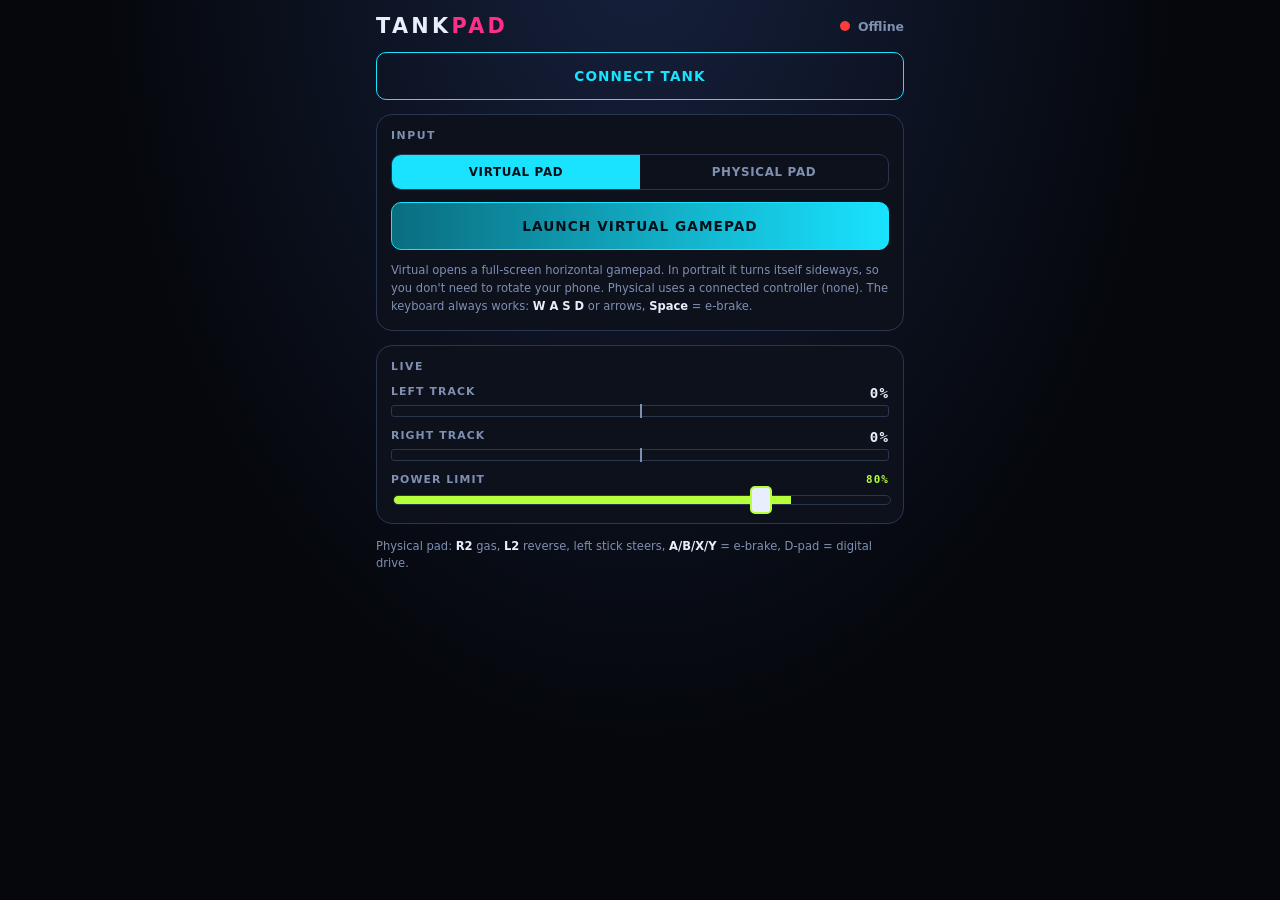
<file: esp_tank/index.html>
<!DOCTYPE html>
<html lang="en">
<head>
<meta charset="utf-8">
<meta http-equiv="Content-Security-Policy" content="default-src 'none'; script-src 'unsafe-inline'; style-src 'unsafe-inline'; base-uri 'none'; form-action 'none'">
<meta name="referrer" content="no-referrer">
<meta name="viewport" content="width=device-width,initial-scale=1,viewport-fit=cover">
<meta name="theme-color" content="#05070c">
<title>Tank Pad</title>
<style>
:root{--bg:#05070c;--card:#0c111c;--body1:#1c2232;--body2:#0d111b;--line:#2a3550;--text:#e8eefb;--dim:#7f8fb0;--cyan:#19e3ff;--pink:#ff2e88;--lime:#b6ff3b;--red:#ff3b3b;--led:var(--red);
--mono:ui-monospace,"Cascadia Mono",Menlo,Consolas,monospace;--font:"Bahnschrift","Segoe UI",system-ui,sans-serif}
*{box-sizing:border-box;-webkit-tap-highlight-color:transparent;-webkit-user-select:none;user-select:none}
html,body{margin:0;height:100%;background:var(--bg);color:var(--text);font-family:var(--font);overscroll-behavior:none}
body{overflow-y:auto;background:radial-gradient(ellipse at 50% -10%,#16213d,var(--bg) 60%) fixed}
button{font:inherit;color:inherit;cursor:pointer}
:focus-visible{outline:2px solid var(--cyan);outline-offset:2px}
.brand{font-weight:800;letter-spacing:.16em}.brand i{font-style:normal;color:var(--pink)}
.btn{border:1px solid var(--cyan);background:none;color:var(--cyan);border-radius:10px;padding:10px 12px;font-weight:800;font-size:.75rem;letter-spacing:.08em}
.btn.live{background:var(--cyan);color:#001018}
.btn.sq{border-color:var(--line);color:var(--dim)}
.seg{display:flex;border:1px solid var(--line);border-radius:10px;overflow:hidden}
.seg button{flex:1;border:0;background:none;padding:10px;font-weight:700;font-size:.74rem;letter-spacing:.06em;color:var(--dim)}
.seg button[aria-pressed=true]{background:var(--cyan);color:#001018}
.tr .lab,.pw .lab{display:flex;justify-content:space-between;font-size:.68rem;font-weight:700;letter-spacing:.1em;color:var(--dim);margin-bottom:4px}
.tr b{font-family:var(--mono);color:var(--text);font-size:.88rem}.pw b{font-family:var(--mono);color:var(--lime)}
.bar{position:relative;height:12px;border-radius:3px;background:#0d121d;border:1px solid var(--line)}
.bar::after{content:"";position:absolute;left:50%;top:-2px;bottom:-2px;width:2px;background:var(--dim)}
.bar i{position:absolute;top:0;bottom:0;left:50%;width:0;border-radius:2px}
input[type=range]{-webkit-appearance:none;appearance:none;width:100%;height:10px;border-radius:5px;background:linear-gradient(90deg,var(--lime) var(--f,80%),#0d121d var(--f,80%));border:1px solid var(--line);touch-action:none}
input[type=range]::-webkit-slider-thumb{-webkit-appearance:none;width:22px;height:28px;border-radius:5px;background:var(--text);border:2px solid var(--lime)}
input[type=range]::-moz-range-thumb{width:20px;height:26px;border-radius:5px;background:var(--text);border:2px solid var(--lime)}

/* ===== dashboard (works in portrait) ===== */
.dash{max-width:560px;margin:0 auto;padding:max(14px,env(safe-area-inset-top)) 16px max(20px,env(safe-area-inset-bottom));display:flex;flex-direction:column;gap:14px}
.dash header{display:flex;align-items:center;justify-content:space-between}
.dash .brand{font-size:1.3rem}
.stat{display:flex;align-items:center;gap:8px;font-size:.78rem;color:var(--dim);font-weight:700}
.stat::before{content:"";width:10px;height:10px;border-radius:50%;background:var(--red)}
.stat.on{color:var(--text)}.stat.on::before{background:var(--lime);box-shadow:0 0 10px var(--lime)}
.card{background:var(--card);border:1px solid var(--line);border-radius:16px;padding:14px;display:flex;flex-direction:column;gap:12px}
.cap{font-size:.68rem;font-weight:700;letter-spacing:.14em;color:var(--dim)}
.big{padding:15px;font-size:.85rem}
.launch{background:linear-gradient(90deg,#0a6d80,var(--cyan));color:#001018;border-color:var(--cyan)}
.hint{margin:0;font-size:.72rem;line-height:1.55;color:var(--dim)}
.dash .hint b{color:var(--text)}
body.pad .launch{display:none}

/* ===== virtual gamepad overlay ===== */
#gp{position:fixed;top:0;left:0;width:100dvw;height:100dvh;z-index:10;background:var(--bg);container-type:size;touch-action:none;overflow:hidden}
#gp[data-rot="90"]{width:100dvh;height:100dvw;transform-origin:0 0;transform:translateX(100dvw) rotate(90deg)}
#gp[data-rot="-90"]{width:100dvh;height:100dvw;transform-origin:0 0;transform:translateY(100dvh) rotate(-90deg)}
#gp[data-rot="0"] .flip{display:none}
.shell{position:absolute;inset:6px;border-radius:clamp(22px,6cqh,52px);background:linear-gradient(180deg,var(--body1),var(--body2));
  box-shadow:inset 0 2px 0 rgba(255,255,255,.07),inset 0 -6px 18px rgba(0,0,0,.6),0 0 0 1px #000;
  display:grid;grid-template-columns:1fr minmax(200px,.95fr) 1fr;gap:2cqw;padding:3cqh 3cqw;align-items:center}
.shell::before{content:"";position:absolute;top:0;left:30%;right:30%;height:3px;border-radius:0 0 4px 4px;background:var(--led);box-shadow:0 0 18px 2px var(--led);transition:.3s}
.shell.live{--led:var(--cyan)}
.left{display:flex;justify-content:center}
.ring{position:relative;width:min(100%,64cqh);aspect-ratio:1;border-radius:50%;
  background:radial-gradient(circle,#0a0e17 55%,#161d2e 56%,#0a0e17 72%,#1b2336 73%);box-shadow:inset 0 6px 20px #000,0 2px 0 rgba(255,255,255,.06)}
.ring::before{content:"";position:absolute;inset:10%;border-radius:50%;border:2px dashed #223050}
.stick{position:absolute;inset:0;border-radius:50%;touch-action:none}
.knob{position:absolute;left:50%;top:50%;width:42%;aspect-ratio:1;margin:-21% 0 0 -21%;border-radius:50%;pointer-events:none;
  background:radial-gradient(circle,#10151f 0 38%,#1d2538 39% 46%,#10151f 47%),radial-gradient(circle at 35% 30%,#3a4666,#0d1220);
  border:3px solid #3a4666;box-shadow:0 10px 22px #000c,inset 0 2px 0 rgba(255,255,255,.12)}
.stick.on+.knob{border-color:var(--cyan);box-shadow:0 0 26px rgba(25,227,255,.45),0 10px 22px #000c}
.mid{display:flex;flex-direction:column;gap:1.6cqh;padding:1.8cqh 12px;border-radius:18px;background:#070a12;border:1px solid var(--line);box-shadow:inset 0 0 30px rgba(25,227,255,.06)}
.mid .row{display:flex;align-items:center;gap:6px}
.mid .brand{font-size:clamp(.8rem,2.6cqh,1.05rem);margin-right:auto}
.mid .btn{padding:7px 9px;font-size:.68rem;border-radius:8px}
.right{display:grid;grid-template-columns:1fr 1.25fr;grid-template-rows:auto 1fr;gap:2cqh 1.6cqw;height:100%;max-height:78cqh;justify-self:center;width:min(100%,420px)}
.brake{grid-column:1;justify-self:center;width:min(100%,19cqh);aspect-ratio:1;border-radius:50%;border:3px solid #5a1a1a;touch-action:none;font-weight:800;letter-spacing:.12em;font-size:clamp(.6rem,2cqh,.8rem);
  background:radial-gradient(circle at 35% 30%,#ff6a6a,#a10f0f);color:#fff;box-shadow:0 6px 0 #4a0a0a,0 10px 20px #000a}
.brake.on{transform:translateY(5px);box-shadow:0 1px 0 #4a0a0a,0 0 28px rgba(255,59,59,.7)}
.pedal{position:relative;overflow:hidden;border-radius:16px 16px 22px 22px;border:2px solid var(--line);touch-action:none;
  background:repeating-linear-gradient(0deg,#121827 0 7px,#0d121d 7px 14px);display:flex;flex-direction:column;justify-content:space-between;align-items:center;padding:10px 4px}
.pedal.l{grid-column:1;grid-row:2}.pedal.r{grid-column:2;grid-row:1/3}
.pedal i{position:absolute;inset:auto 0 0 0;height:0;pointer-events:none;opacity:.9}
.pedal.r i{background:linear-gradient(0deg,#0a6d80,var(--cyan))}.pedal.l i{background:linear-gradient(0deg,#7a1240,var(--pink))}
.pedal b,.pedal span{position:relative;pointer-events:none;text-shadow:0 1px 4px #000}
.pedal b{font-family:var(--mono);font-size:clamp(.85rem,2.6cqh,1.15rem)}
.pedal span{font-size:.66rem;font-weight:800;letter-spacing:.14em}
.pedal.hot.r{border-color:var(--cyan)}.pedal.hot.l{border-color:var(--pink)}
@container (max-height:420px){.mid .brand{display:none}.mid{gap:1cqh}}

#toast{position:fixed;left:50%;bottom:14px;transform:translate(-50%,30px);opacity:0;transition:.25s;padding:9px 14px;background:#1a0f16;border:1px solid var(--pink);border-radius:8px;font-size:.8rem;max-width:90vw;text-align:center;pointer-events:none;z-index:30}
#toast.show{opacity:1;transform:translate(-50%,0)}
@media (prefers-reduced-motion:reduce){*{transition:none!important}}
</style>
</head>
<body>

<div class="dash">
  <header><div class="brand">TANK<i>PAD</i></div><div class="stat" id="stat"><span class="btTxt">Offline</span></div></header>

  <button class="btn big btBtn live-toggle">CONNECT TANK</button>

  <section class="card">
    <div class="cap">INPUT</div>
    <div class="seg" role="group" aria-label="Input mode">
      <button id="mTouch" aria-pressed="true">VIRTUAL PAD</button>
      <button id="mPad" aria-pressed="false">PHYSICAL PAD</button>
    </div>
    <button class="btn big launch" id="launch">LAUNCH VIRTUAL GAMEPAD</button>
    <p class="hint">Virtual opens a full-screen horizontal gamepad. In portrait it turns itself sideways, so you don't need to rotate your phone. Physical uses a connected controller (<span class="gpTxt">none</span>). The keyboard always works: <b>W A S D</b> or arrows, <b>Space</b> = e-brake.</p>
  </section>

  <section class="card">
    <div class="cap">LIVE</div>
    <div class="tr"><div class="lab"><span>LEFT TRACK</span><b class="lVal">0%</b></div><div class="bar"><i class="lBar"></i></div></div>
    <div class="tr"><div class="lab"><span>RIGHT TRACK</span><b class="rVal">0%</b></div><div class="bar"><i class="rBar"></i></div></div>
    <div class="pw"><div class="lab"><span>POWER LIMIT</span><b class="sv">80%</b></div><input type="range" class="speed" min="20" max="100" value="80" aria-label="Power limit"></div>
  </section>

  <p class="hint">Physical pad: <b>R2</b> gas, <b>L2</b> reverse, left stick steers, <b>A/B/X/Y</b> = e-brake, D-pad = digital drive.</p>
</div>

<div id="gp" hidden data-rot="0">
 <div class="shell" id="shell">
  <div class="left"><div class="ring"><div class="stick" id="stick" aria-label="Steering stick"></div><div class="knob" id="knob"></div></div></div>

  <div class="mid">
    <div class="row"><div class="brand">TANK<i>PAD</i></div><button class="btn sq flip" id="flip" aria-label="Flip direction">FLIP</button><button class="btn sq" id="close" aria-label="Close gamepad">CLOSE</button></div>
    <div class="row"><button class="btn btBtn" style="flex:1">CONNECT TANK</button></div>
    <div class="tr"><div class="lab"><span>LEFT</span><b class="lVal">0%</b></div><div class="bar"><i class="lBar"></i></div></div>
    <div class="tr"><div class="lab"><span>RIGHT</span><b class="rVal">0%</b></div><div class="bar"><i class="rBar"></i></div></div>
    <div class="pw"><div class="lab"><span>POWER LIMIT</span><b class="sv">80%</b></div><input type="range" class="speed" min="20" max="100" value="80" aria-label="Power limit"></div>
  </div>

  <div class="right">
    <button class="brake" id="brake">E-BRAKE</button>
    <div class="pedal l" id="l2"><i></i><span>REV</span><b>0%</b></div>
    <div class="pedal r" id="r2"><i></i><span>GAS</span><b>0%</b></div>
  </div>
 </div>
</div>
<div id="toast" role="status"></div>

<script>
"use strict";
const SERVICE_UUID = "19b10000-e8f2-537e-4f6c-d104768a1214";
const CHAR_UUID    = "19b10001-e8f2-537e-4f6c-d104768a1214";
const TURN_SHARPNESS = 1.15;
const $ = id => document.getElementById(id);
const all = (s, fn) => document.querySelectorAll(s).forEach(fn);
const clamp = (v,a,b) => Math.max(a, Math.min(b, v));
const buzz = ms => { try { navigator.vibrate && navigator.vibrate(ms); } catch(_){} };

let bleChar = null, bleDev = null, busy = false, lastSent = "", lastSentAt = 0, mode = "touch", flipped = false, gpOpen = false;
const T = {steerX:0, steerY:0, stick:false, r2:0, l2:0, brake:false};
const keys = new Set();

let tt; function toast(m){ const t=$("toast"); t.textContent=m; t.classList.add("show"); clearTimeout(tt); tt=setTimeout(()=>t.classList.remove("show"),3500); }
function resetInputs(){ Object.assign(T,{steerX:0,steerY:0,stick:false,r2:0,l2:0,brake:false}); keys.clear(); $("stick").classList.remove("on"); $("brake").classList.remove("on"); }

/* ---- rotation: gamepad is always horizontal, even on a portrait screen ---- */
const getRot = () => innerWidth >= innerHeight ? 0 : (flipped ? -90 : 90);
function applyRot(){ $("gp").dataset.rot = getRot(); }
addEventListener("resize", applyRot);
$("flip").onclick = () => { flipped = !flipped; applyRot(); };

/* ---- open / close gamepad ---- */
async function openGp(){
  gpOpen = true; $("gp").hidden = false; applyRot();
  try { await document.documentElement.requestFullscreen({navigationUI:"hide"}); } catch(_){}
  keepAwake();
}
function closeGp(){
  gpOpen = false; $("gp").hidden = true; resetInputs();
  if (document.fullscreenElement) document.exitFullscreen().catch(()=>{});
}
$("launch").onclick = () => { setMode("touch"); openGp(); };
$("close").onclick = closeGp;

/* ---- mode ---- */
function setMode(m){
  mode = m; resetInputs();
  document.body.classList.toggle("pad", m==="pad");
  $("mTouch").setAttribute("aria-pressed", m==="touch"); $("mPad").setAttribute("aria-pressed", m==="pad");
  try { localStorage.setItem("tankpad.mode", m); } catch(_){}
}
$("mTouch").onclick = () => { setMode("touch"); openGp(); };
$("mPad").onclick = () => { setMode("pad"); closeGp(); };
try { const s = localStorage.getItem("tankpad.mode"); if (s==="pad") setMode("pad"); } catch(_){}
addEventListener("gamepadconnected", () => { toast("Gamepad connected"); setMode("pad"); closeGp(); });
addEventListener("gamepaddisconnected", () => { toast("Gamepad lost. Back to virtual."); setMode("touch"); });

/* ---- power (all sliders stay in sync) ---- */
function fill(v){ all(".speed", s => { s.value = v; s.style.setProperty("--f", v+"%"); }); all(".sv", e => e.textContent = v+"%"); }
all(".speed", s => s.addEventListener("input", () => fill(s.value))); fill(80);
const cap = () => +document.querySelector(".speed").value;

async function keepAwake(){ try { await navigator.wakeLock.request("screen"); } catch(_){} }
document.addEventListener("visibilitychange", () => { if (!document.hidden && bleChar) keepAwake(); });

/* ---- bluetooth ---- */
function setBt(on){
  all(".btTxt", e => e.textContent = on ? "Connected" : "Offline");
  $("stat").classList.toggle("on", on);
  all(".btBtn", b => { b.textContent = on ? "DISCONNECT" : "CONNECT TANK"; b.classList.toggle("live", on); });
  $("shell").classList.toggle("live", on);
}
async function toggleBt(){
  if (bleDev && bleDev.gatt.connected) { bleDev.gatt.disconnect(); return; }
  if (!navigator.bluetooth) { toast("Web Bluetooth needs Chrome or Edge over HTTPS."); return; }
  try {
    const dev = await navigator.bluetooth.requestDevice({filters:[{name:"ESP32-Tank"}], optionalServices:[SERVICE_UUID]});
    dev.addEventListener("gattserverdisconnected", () => { bleChar=null; bleDev=null; setBt(false); toast("Tank disconnected"); });
    const srv = await dev.gatt.connect();
    const svc = await srv.getPrimaryService(SERVICE_UUID);
    bleChar = await svc.getCharacteristic(CHAR_UUID);
    bleDev = dev; setBt(true); keepAwake(); toast("Tank connected");
  } catch (e) { if (e.name !== "NotFoundError") toast("Bluetooth: " + (e.message || e.name)); }
}
all(".btBtn", b => b.onclick = toggleBt);

/* ---- stick (screen delta -> gamepad-local delta) ---- */
const stick = $("stick"), knob = $("knob");
let maxPx = 40;
function stickMove(e){
  const r = stick.getBoundingClientRect(); maxPx = r.width * 0.29;
  const sx = e.clientX-(r.left+r.width/2), sy = e.clientY-(r.top+r.height/2), rot = getRot();
  let dx = rot===0 ? sx : rot===90 ? sy : -sy;
  let dy = rot===0 ? sy : rot===90 ? -sx : sx;
  const d = Math.hypot(dx,dy); if (d > maxPx) { dx*=maxPx/d; dy*=maxPx/d; }
  T.steerX = clamp(dx/maxPx,-1,1); T.steerY = clamp(dy/maxPx,-1,1);
}
stick.addEventListener("pointerdown", e => { e.preventDefault(); stick.setPointerCapture(e.pointerId); T.stick=true; stick.classList.add("on"); stickMove(e); });
stick.addEventListener("pointermove", e => { if (T.stick) stickMove(e); });
["pointerup","pointercancel","lostpointercapture"].forEach(ev => stick.addEventListener(ev, () => { T.stick=false; T.steerX=T.steerY=0; stick.classList.remove("on"); }));

/* ---- pedals: bottom = 0%, top = 100% (small dead margins so both ends are easy to hit) ---- */
function bindPedal(el, key){
  let on = false;
  const calc = e => {
    const r = el.getBoundingClientRect(), rot = getRot();
    const f = rot===0 ? 1-(e.clientY-r.top)/r.height : rot===90 ? (e.clientX-r.left)/r.width : (r.right-e.clientX)/r.width;
    T[key] = clamp((f-0.06)/0.88, 0, 1);
  };
  el.addEventListener("pointerdown", e => { e.preventDefault(); el.setPointerCapture(e.pointerId); on=true; calc(e); buzz(8); });
  el.addEventListener("pointermove", e => { if (on) calc(e); });
  ["pointerup","pointercancel","lostpointercapture"].forEach(ev => el.addEventListener(ev, () => { on=false; T[key]=0; }));
}
bindPedal($("r2"),"r2"); bindPedal($("l2"),"l2");

/* ---- e-brake ---- */
const brake = $("brake");
brake.addEventListener("pointerdown", e => { e.preventDefault(); brake.setPointerCapture(e.pointerId); T.brake=true; brake.classList.add("on"); buzz(25); });
["pointerup","pointercancel","lostpointercapture"].forEach(ev => brake.addEventListener(ev, () => { T.brake=false; brake.classList.remove("on"); }));

/* ---- keyboard ---- */
const KEYS = ["w","a","s","d","arrowup","arrowdown","arrowleft","arrowright"," "];
addEventListener("keydown", e => { if (e.target.tagName==="INPUT") return; const k=e.key.toLowerCase(); if (KEYS.includes(k)) { e.preventDefault(); keys.add(k); } });
addEventListener("keyup", e => keys.delete(e.key.toLowerCase()));

/* ---- failsafe ---- */
function failsafe(){ resetInputs(); if (bleChar) send([0,0], true); }
addEventListener("blur", failsafe); addEventListener("pagehide", failsafe);
document.addEventListener("visibilitychange", () => { if (document.hidden) failsafe(); });

/* ---- input mixing ---- */
const dz = (v,d=0.12) => Math.abs(v)<d ? 0 : (v-Math.sign(v)*d)/(1-d);
function sample(){
  const gp = [...(navigator.getGamepads ? navigator.getGamepads() : [])].find(Boolean);
  all(".gpTxt", e => e.textContent = gp ? "ready" : "none");
  let r2=0, l2=0, steer=0, eb=false;
  if (mode==="pad" && gp) {
    r2 = gp.buttons[7]?.value||0; l2 = gp.buttons[6]?.value||0; steer = dz(gp.axes[0]||0);
    eb = [0,1,2,3].some(i => gp.buttons[i]?.pressed);
    if (gp.buttons[12]?.pressed) r2=1; if (gp.buttons[13]?.pressed) l2=1;
    if (gp.buttons[14]?.pressed) steer=-1; if (gp.buttons[15]?.pressed) steer=1;
  } else if (mode==="touch") { r2=T.r2; l2=T.l2; steer=T.steerX; }
  if (keys.has("w")||keys.has("arrowup")) r2=1;
  if (keys.has("s")||keys.has("arrowdown")) l2=1;
  if (keys.has("a")||keys.has("arrowleft")) steer=-1;
  if (keys.has("d")||keys.has("arrowright")) steer=1;
  eb = eb || T.brake || keys.has(" ");

  if (gpOpen) {
    const m = stick.clientWidth*0.29 || maxPx;
    knob.style.transform = `translate(${steer*m}px,${(T.stick?T.steerY:0)*m}px)`;
    for (const [id,v] of [["r2",r2],["l2",l2]]) {
      const el=$(id); el.querySelector("i").style.height = Math.round(v*100)+"%";
      el.querySelector("b").textContent = Math.round(v*100)+"%"; el.classList.toggle("hot", v>0.02);
    }
  }
  if (eb) return [0,0];
  const th = r2-l2; let l, r;
  if (Math.abs(th)<0.02) { l=steer; r=-steer; }
  else { l = th*(steer>0 ? 1 : 1+steer*TURN_SHARPNESS); r = th*(steer<0 ? 1 : 1-steer*TURN_SHARPNESS); }
  const c = cap();
  return [Math.round(clamp(l,-1,1)*c), Math.round(clamp(r,-1,1)*c)];
}
function paint(el,v){ el.style.width=Math.abs(v)/2+"%"; el.style.left = v>=0 ? "50%" : (50-Math.abs(v)/2)+"%"; el.style.background = v>=0 ? "var(--cyan)" : "var(--pink)"; }

/* ---- send on change + 100 ms heartbeat ---- */
async function send(p, force){
  if (!bleChar || (busy && !force)) return;
  busy = true;
  try { const pkt = new Int8Array(p); await (bleChar.writeValueWithoutResponse ? bleChar.writeValueWithoutResponse(pkt) : bleChar.writeValue(pkt)); lastSent=p.join(","); lastSentAt=performance.now(); } catch(_){}
  busy = false;
}
setInterval(() => {
  const p = sample();
  all(".lVal", e => e.textContent = p[0]+"%"); all(".rVal", e => e.textContent = p[1]+"%");
  all(".lBar", e => paint(e,p[0])); all(".rBar", e => paint(e,p[1]));
  if (p.join(",")!==lastSent || performance.now()-lastSentAt>100) send(p);
}, 25);
</script>
</body>
</html>
</file>
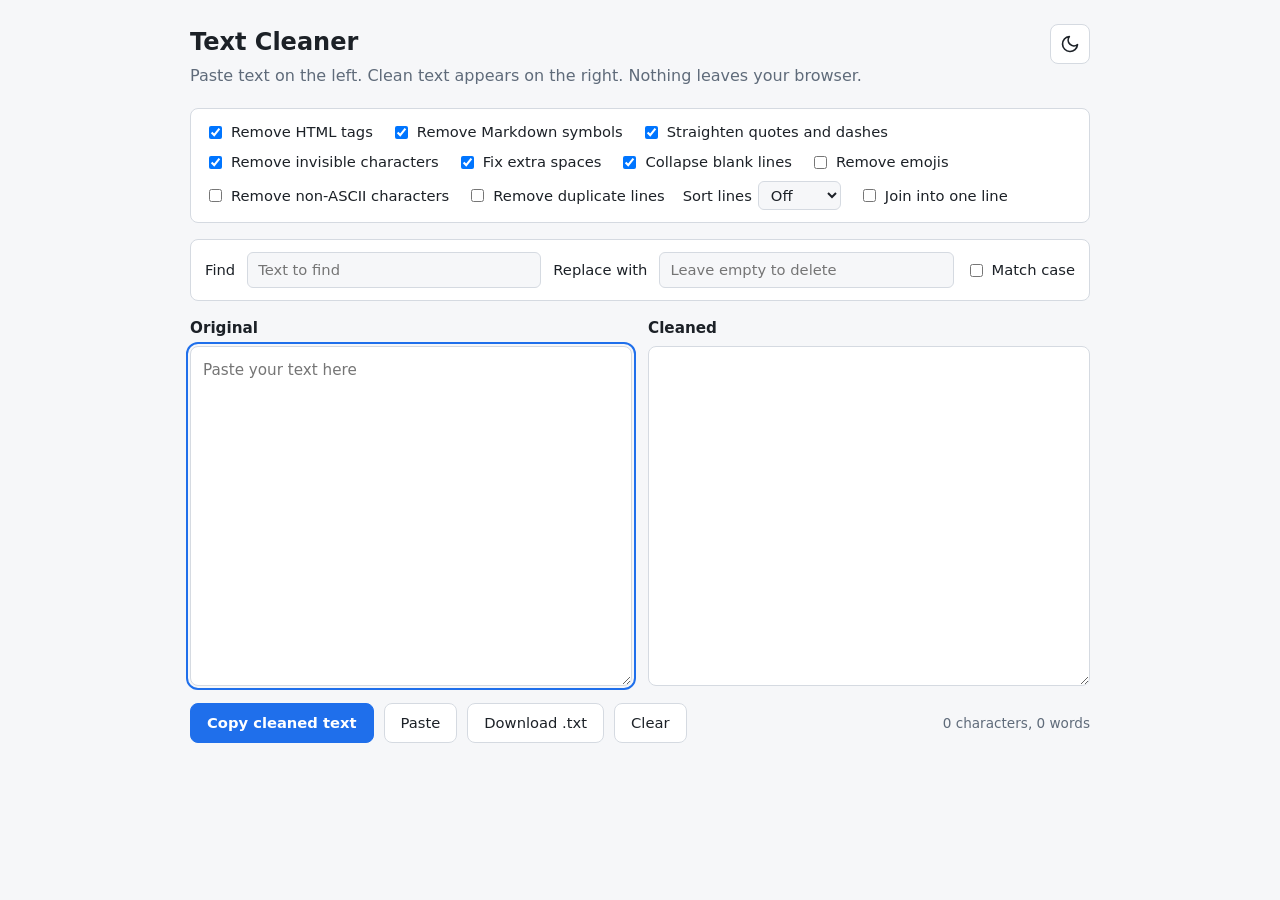
<file: text_cleaner/index.html>
<!DOCTYPE html>
<html lang="en">
<head>
<meta charset="utf-8">
<meta name="viewport" content="width=device-width, initial-scale=1">
<title>Text Cleaner</title>
<script>
  try {
    var t = localStorage.getItem("tc-theme");
    if (t === "light" || t === "dark") document.documentElement.setAttribute("data-theme", t);
  } catch (e) {}
</script>
<style>
  :root {
    --bg: #f6f7f9;
    --surface: #ffffff;
    --text: #1c2127;
    --muted: #5f6b7a;
    --line: #d5dae1;
    --accent: #1f6feb;
    --accent-text: #ffffff;
  }
  :root[data-theme="light"] { color-scheme: light; }
  :root[data-theme="dark"] {
    color-scheme: dark;
    --bg: #14171b;
    --surface: #1d2127;
    --text: #e6e9ee;
    --muted: #97a1ae;
    --line: #343b45;
    --accent: #4c8dff;
    --accent-text: #0c1117;
  }
  @media (prefers-color-scheme: dark) {
    :root:not([data-theme="light"]) {
      color-scheme: dark;
      --bg: #14171b;
      --surface: #1d2127;
      --text: #e6e9ee;
      --muted: #97a1ae;
      --line: #343b45;
      --accent: #4c8dff;
      --accent-text: #0c1117;
    }
  }
  .head { display: flex; align-items: flex-start; justify-content: space-between; gap: 12px; }
  .icon-btn { width: 40px; height: 40px; padding: 0; display: grid; place-items: center; flex: none; }
  .icon-btn svg { width: 20px; height: 20px; }
  .opts select, .fr input[type="text"] {
    font: inherit; font-size: .92rem; color: var(--text); background: var(--bg);
    border: 1px solid var(--line); border-radius: 6px; padding: 4px 8px;
  }
  .fr {
    display: flex; flex-wrap: wrap; align-items: center; gap: 8px 12px;
    background: var(--surface); border: 1px solid var(--line);
    border-radius: 8px; padding: 12px 14px; margin-bottom: 16px; font-size: .92rem;
  }
  .fr label { display: flex; align-items: center; gap: 6px; }
  .fr input[type="text"] { flex: 1 1 160px; min-width: 0; padding: 6px 10px; }
  * { box-sizing: border-box; }
  html, body { margin: 0; }
  body {
    background: var(--bg);
    color: var(--text);
    font: 16px/1.5 system-ui, -apple-system, "Segoe UI", Roboto, sans-serif;
    padding: 24px 16px 48px;
  }
  main { max-width: 900px; margin: 0 auto; }
  h1 { font-size: 1.5rem; margin: 0 0 4px; }
  p.sub { margin: 0 0 20px; color: var(--muted); }
  .opts {
    display: flex; flex-wrap: wrap; gap: 8px 18px;
    background: var(--surface); border: 1px solid var(--line);
    border-radius: 8px; padding: 12px 14px; margin-bottom: 16px;
  }
  .opts label { display: flex; align-items: center; gap: 6px; cursor: pointer; font-size: .92rem; }
  .grid { display: grid; grid-template-columns: 1fr 1fr; gap: 16px; }
  @media (max-width: 700px) { .grid { grid-template-columns: 1fr; } }
  .pane label.t { display: block; font-weight: 600; margin-bottom: 6px; font-size: .95rem; }
  textarea {
    width: 100%; height: 340px; resize: vertical;
    background: var(--surface); color: var(--text);
    border: 1px solid var(--line); border-radius: 8px;
    padding: 12px; font: inherit; font-size: .95rem; line-height: 1.5;
  }
  textarea:focus-visible, button:focus-visible, input:focus-visible {
    outline: 2px solid var(--accent); outline-offset: 2px;
  }
  .bar { display: flex; align-items: center; gap: 10px; margin-top: 10px; flex-wrap: wrap; }
  button {
    font: inherit; font-size: .92rem; padding: 8px 16px; border-radius: 8px;
    border: 1px solid var(--line); background: var(--surface); color: var(--text); cursor: pointer;
  }
  button.primary { background: var(--accent); color: var(--accent-text); border-color: var(--accent); font-weight: 600; }
  .stats { color: var(--muted); font-size: .85rem; margin-left: auto; }
</style>
</head>
<body>
<main>
  <div class="head">
    <div>
      <h1>Text Cleaner</h1>
      <p class="sub">Paste text on the left. Clean text appears on the right. Nothing leaves your browser.</p>
    </div>
    <button id="theme" class="icon-btn" type="button" aria-label="Switch between light and dark mode" title="Switch light/dark mode"></button>
  </div>

  <div class="opts" id="opts">
    <label><input type="checkbox" id="html" checked> Remove HTML tags</label>
    <label><input type="checkbox" id="md" checked> Remove Markdown symbols</label>
    <label><input type="checkbox" id="quotes" checked> Straighten quotes and dashes</label>
    <label><input type="checkbox" id="invis" checked> Remove invisible characters</label>
    <label><input type="checkbox" id="spaces" checked> Fix extra spaces</label>
    <label><input type="checkbox" id="blank" checked> Collapse blank lines</label>
    <label><input type="checkbox" id="emoji"> Remove emojis</label>
    <label><input type="checkbox" id="nonascii"> Remove non-ASCII characters</label>
    <label><input type="checkbox" id="dedupe"> Remove duplicate lines</label>
    <label>Sort lines
      <select id="sort">
        <option value="none">Off</option>
        <option value="asc">A to Z</option>
        <option value="desc">Z to A</option>
      </select>
    </label>
    <label><input type="checkbox" id="oneline"> Join into one line</label>
  </div>

  <div class="fr" id="fr">
    <label for="find">Find</label>
    <input type="text" id="find" placeholder="Text to find" autocomplete="off">
    <label for="repl">Replace with</label>
    <input type="text" id="repl" placeholder="Leave empty to delete" autocomplete="off">
    <label><input type="checkbox" id="case"> Match case</label>
  </div>

  <div class="grid">
    <div class="pane">
      <label class="t" for="in">Original</label>
      <textarea id="in" placeholder="Paste your text here" autofocus></textarea>
    </div>
    <div class="pane">
      <label class="t" for="out">Cleaned</label>
      <textarea id="out" readonly></textarea>
    </div>
  </div>

  <div class="bar">
    <button class="primary" id="copy">Copy cleaned text</button>
    <button id="paste">Paste</button>
    <button id="download">Download .txt</button>
    <button id="clear">Clear</button>
    <span class="stats" id="stats">0 characters</span>
  </div>
</main>

<script>
(function () {
  var $ = function (id) { return document.getElementById(id); };
  var input = $("in"), output = $("out");

  function clean(t) {
    // Always: normalize line endings and unicode form
    t = t.replace(/\r\n?/g, "\n");
    try { t = t.normalize("NFKC"); } catch (e) {}

    if ($("html").checked) {
      t = t.replace(/<br\s*\/?>/gi, "\n")
           .replace(/<\/(p|div|li|h[1-6]|tr)>/gi, "\n")
           .replace(/<[^>]+>/g, "");
      var ta = document.createElement("textarea");
      ta.innerHTML = t; t = ta.value; // decode &amp; etc.
    }

    if ($("md").checked) {
      t = t.replace(/^\s{0,3}#{1,6}\s+/gm, "")          // headings
           .replace(/^\s{0,3}>\s?/gm, "")               // blockquotes
           .replace(/^\s*([-*+]|\d+\.)\s+/gm, "")       // list markers
           .replace(/^\s*(-{3,}|\*{3,}|_{3,})\s*$/gm, "") // rules
           .replace(/!\[([^\]]*)\]\([^)]*\)/g, "$1")    // images
           .replace(/\[([^\]]+)\]\([^)]*\)/g, "$1")     // links
           .replace(/(\*\*|__)(.+?)\1/g, "$2")          // bold
           .replace(/(\*|_)(.+?)\1/g, "$2")             // italic
           .replace(/~~(.+?)~~/g, "$1")                 // strike
           .replace(/`{1,3}/g, "");                     // code
    }

    if ($("quotes").checked) {
      t = t.replace(/[\u2018\u2019\u201A\u201B\u2032]/g, "'")
           .replace(/[\u201C\u201D\u201E\u201F\u2033]/g, '"')
           .replace(/[\u2013\u2014\u2212]/g, "-")
           .replace(/\u2026/g, "...");
    }

    if ($("invis").checked) {
      t = t.replace(/[\u200B-\u200D\u2060\uFEFF\u00AD]/g, "")
           .replace(/[\u00A0\u1680\u2000-\u200A\u202F\u205F\u3000]/g, " ")
           .replace(/[\u202A-\u202E\u2066-\u2069]/g, "")
           .replace(/[\u0000-\u0008\u000B\u000C\u000E-\u001F\u007F]/g, "");
    }

    if ($("emoji").checked) {
      t = t.replace(/[\u{1F000}-\u{1FAFF}\u{2600}-\u{27BF}\u{2300}-\u{23FF}\u{2B00}-\u{2BFF}\u{FE0F}\u{200D}]/gu, "");
    }

    if ($("nonascii").checked) {
      t = t.replace(/[^\x00-\x7F]/g, "");
    }

    if ($("spaces").checked) {
      t = t.replace(/\t/g, " ")
           .replace(/[ ]{2,}/g, " ")
           .replace(/^ +| +$/gm, "");
    }

    if ($("blank").checked) {
      t = t.replace(/\n{3,}/g, "\n\n").replace(/^\n+|\n+$/g, "");
    }

    var f = $("find").value;
    if (f) {
      if ($("case").checked) {
        t = t.split(f).join($("repl").value);
      } else {
        var re = new RegExp(f.replace(/[.*+?^${}()|[\]\\]/g, "\\$&"), "gi");
        var rv = $("repl").value;
        t = t.replace(re, function () { return rv; });
      }
    }

    if ($("dedupe").checked) {
      var seen = {};
      t = t.split("\n").filter(function (line) {
        if (!line.trim()) return true; // keep blank lines
        if (Object.prototype.hasOwnProperty.call(seen, line)) return false;
        seen[line] = 1; return true;
      }).join("\n");
    }

    var order = $("sort").value;
    if (order !== "none") {
      var lines = t.split("\n").filter(function (l) { return l.trim(); });
      lines.sort(function (a, b) {
        return a.localeCompare(b, undefined, { numeric: true, sensitivity: "base" });
      });
      if (order === "desc") lines.reverse();
      t = lines.join("\n");
    }

    if ($("oneline").checked) {
      t = t.replace(/\s*\n\s*/g, " ").replace(/ {2,}/g, " ").trim();
    }

    return t;
  }

  function update() {
    output.value = clean(input.value);
    var n = output.value.length;
    var w = output.value.trim() ? output.value.trim().split(/\s+/).length : 0;
    $("stats").textContent = n + " characters, " + w + " words";
  }

  input.addEventListener("input", update);
  $("opts").addEventListener("change", update);

  $("clear").addEventListener("click", function () {
    input.value = ""; update(); input.focus();
  });

  $("copy").addEventListener("click", function () {
    var btn = this, done = function () {
      btn.textContent = "Copied";
      setTimeout(function () { btn.textContent = "Copy cleaned text"; }, 1500);
    };
    if (navigator.clipboard && navigator.clipboard.writeText) {
      navigator.clipboard.writeText(output.value).then(done, function () {
        output.select(); document.execCommand("copy"); done();
      });
    } else {
      output.select(); document.execCommand("copy"); done();
    }
  });

  // Theme toggle (follows system until the user picks one)
  var root = document.documentElement, themeBtn = $("theme");
  function isDark() {
    var t = root.getAttribute("data-theme");
    return t ? t === "dark" : window.matchMedia("(prefers-color-scheme: dark)").matches;
  }
  var SUN = '<svg viewBox="0 0 24 24" fill="none" stroke="currentColor" stroke-width="2" stroke-linecap="round" stroke-linejoin="round" aria-hidden="true"><circle cx="12" cy="12" r="4"/><path d="M12 2v2M12 20v2M4.9 4.9l1.4 1.4M17.7 17.7l1.4 1.4M2 12h2M20 12h2M4.9 19.1l1.4-1.4M17.7 6.3l1.4-1.4"/></svg>';
  var MOON = '<svg viewBox="0 0 24 24" fill="none" stroke="currentColor" stroke-width="2" stroke-linecap="round" stroke-linejoin="round" aria-hidden="true"><path d="M21 12.8A9 9 0 1 1 11.2 3a7 7 0 0 0 9.8 9.8z"/></svg>';
  function themeLabel() { themeBtn.innerHTML = isDark() ? SUN : MOON; }
  themeBtn.addEventListener("click", function () {
    var next = isDark() ? "light" : "dark";
    root.setAttribute("data-theme", next);
    try { localStorage.setItem("tc-theme", next); } catch (e) {}
    themeLabel();
  });
  themeLabel();

  // Remember which options are ticked
  // (stored only in this browser via localStorage; nothing is sent anywhere)
  var boxes = document.querySelectorAll("#opts input, #opts select");
  try {
    var saved = JSON.parse(localStorage.getItem("tc-opts") || "null");
    if (saved) boxes.forEach(function (b) {
      if (!(b.id in saved)) return;
      if (b.type === "checkbox") b.checked = saved[b.id]; else b.value = saved[b.id];
    });
  } catch (e) {}
  $("opts").addEventListener("change", function () {
    var s = {};
    boxes.forEach(function (b) { s[b.id] = b.type === "checkbox" ? b.checked : b.value; });
    try { localStorage.setItem("tc-opts", JSON.stringify(s)); } catch (e) {}
  });

  // Find and replace updates live (these fields are not saved)
  $("fr").addEventListener("input", update);
  $("fr").addEventListener("change", update);

  // Paste from clipboard
  $("paste").addEventListener("click", function () {
    var btn = this;
    if (navigator.clipboard && navigator.clipboard.readText) {
      navigator.clipboard.readText().then(function (t) {
        input.value = t; update();
      }, function () { input.focus(); btn.textContent = "Press Ctrl+V"; setTimeout(function () { btn.textContent = "Paste"; }, 2000); });
    } else { input.focus(); }
  });

  // Download as .txt
  $("download").addEventListener("click", function () {
    var blob = new Blob([output.value], { type: "text/plain;charset=utf-8" });
    var a = document.createElement("a");
    a.href = URL.createObjectURL(blob);
    a.download = "cleaned-text.txt";
    document.body.appendChild(a); a.click(); a.remove();
    setTimeout(function () { URL.revokeObjectURL(a.href); }, 1000);
  });

  update();
})();
</script>
</body>
</html>
</file>
